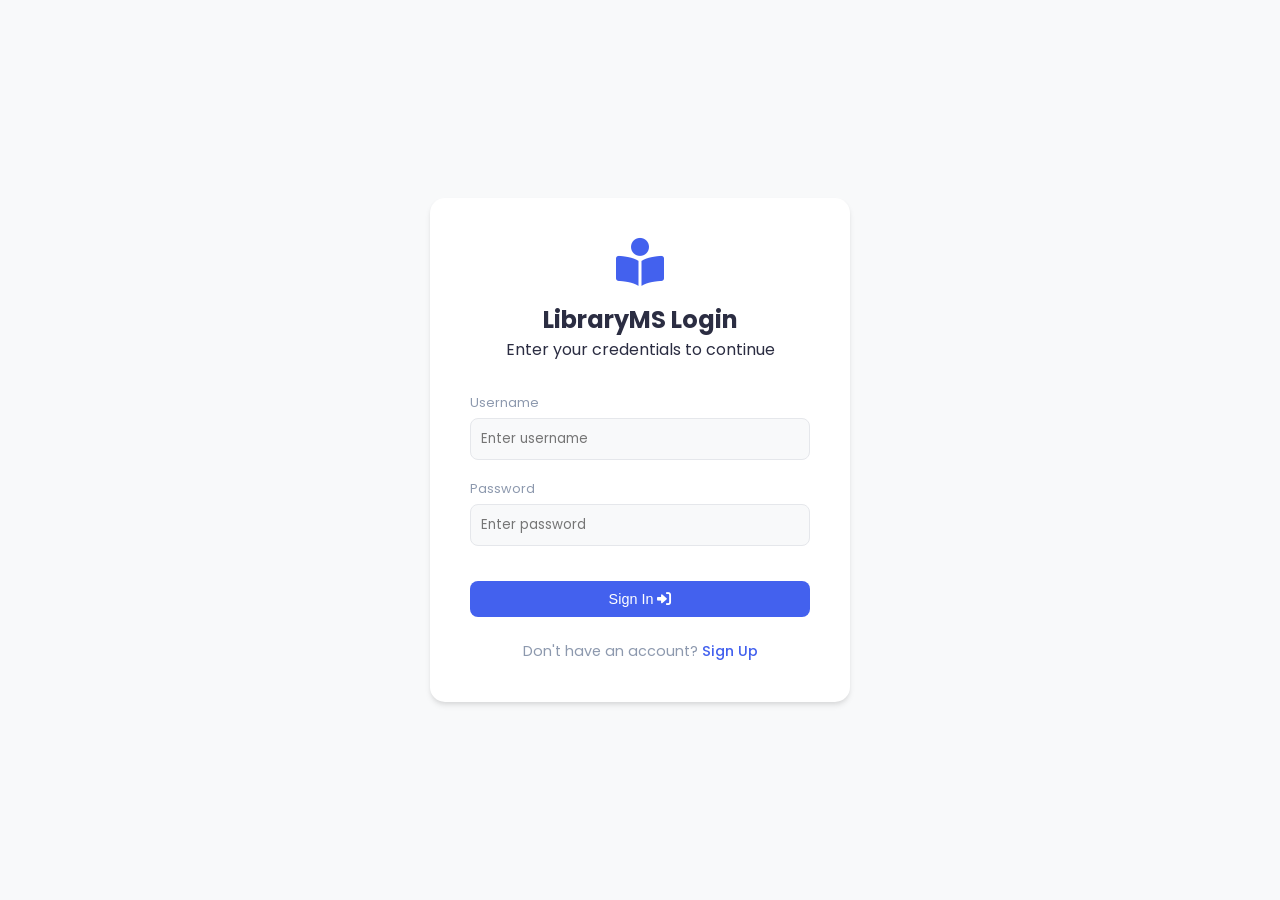
<file: templates/login.html>
<!DOCTYPE html>
<html lang="en">
<head>
    <meta charset="UTF-8">
    <meta name="viewport" content="width=device-width, initial-scale=1.0">
    <title>Login - Library Management System</title>
    <link rel="stylesheet" href="/static/css/style.css">
    <link href="https://fonts.googleapis.com/css2?family=Poppins:wght@300;400;500;600&display=swap" rel="stylesheet">
    <link rel="stylesheet" href="https://cdnjs.cloudflare.com/ajax/libs/font-awesome/6.0.0/css/all.min.css">
    <style>
        .login-container {
            width: 100%;
            height: 100vh;
            display: flex;
            align-items: center;
            justify-content: center;
            background: var(--bg-color);
        }
        .login-card {
            width: 90%;
            max-width: 420px;
            padding: 2.5rem;
            background: var(--card-bg);
            border-radius: 15px;
            box-shadow: var(--shadow);
            margin: 1rem;
        }
        @media (max-width: 480px) {
            .login-card {
                padding: 1.5rem;
            }
            .login-header h1 {
                font-size: 1.25rem;
            }
        }
        .login-header {
            text-align: center;
            margin-bottom: 2rem;
        }
        .login-header i {
            font-size: 3rem;
            color: var(--primary-color);
            margin-bottom: 1rem;
        }
        .login-header h1 {
            font-size: 1.5rem;
            color: var(--text-color);
        }
        .login-error {
            background: #ffe5e5;
            color: #d9534f;
            padding: 0.75rem;
            border-radius: 5px;
            margin-bottom: 1rem;
            font-size: 0.9rem;
            display: none;
            text-align: center;
        }
        .auth-footer {
            margin-top: 1.5rem;
            text-align: center;
            font-size: 0.9rem;
            color: var(--text-muted);
        }
        .auth-footer a {
            color: var(--primary-color);
            text-decoration: none;
            font-weight: 500;
        }
    </style>
</head>
<body data-theme="light">
    <div class="login-container">
        <div class="login-card">
            <div class="login-header">
                <i class="fas fa-book-reader"></i>
                <h1>LibraryMS Login</h1>
                <p>Enter your credentials to continue</p>
            </div>
            
            <div id="login-error" class="login-error"></div>

            <form id="login-form">
                <div class="form-group">
                    <label>Username</label>
                    <input type="text" name="username" placeholder="Enter username" required>
                </div>
                <div class="form-group">
                    <label>Password</label>
                    <input type="password" name="password" placeholder="Enter password" required>
                </div>
                <button type="submit" class="btn btn-primary w-100" style="margin-top: 1rem;">
                    Sign In <i class="fas fa-sign-in-alt"></i>
                </button>
            </form>

            <div class="auth-footer">
                Don't have an account? <a href="/signup/">Sign Up</a>
            </div>
        </div>
    </div>

    <script>
        // Set theme from localStorage
        const savedTheme = localStorage.getItem('theme') || 'light';
        document.body.setAttribute('data-theme', savedTheme);

        document.getElementById('login-form').addEventListener('submit', async (e) => {
            e.preventDefault();
            const formData = new FormData(e.target);
            const data = Object.fromEntries(formData.entries());
            const errorDiv = document.getElementById('login-error');

            try {
                const response = await fetch('/login/', {
                    method: 'POST',
                    headers: {
                        'Content-Type': 'application/json',
                        'X-CSRFToken': getCookie('csrftoken')
                    },
                    body: JSON.stringify(data)
                });

                const result = await response.json();

                if (response.ok) {
                    window.location.href = '/';
                } else {
                    errorDiv.textContent = result.message || 'Login failed';
                    errorDiv.style.display = 'block';
                }
            } catch (err) {
                errorDiv.textContent = 'An error occurred. Please try again.';
                errorDiv.style.display = 'block';
            }
        });

        function getCookie(name) {
            let cookieValue = null;
            if (document.cookie && document.cookie !== '') {
                const cookies = document.cookie.split(';');
                for (let i = 0; i < cookies.length; i++) {
                    const cookie = cookies[i].trim();
                    if (cookie.substring(0, name.length + 1) === (name + '=')) {
                        cookieValue = decodeURIComponent(cookie.substring(name.length + 1));
                        break;
                    }
                }
            }
            return cookieValue;
        }
    </script>
</body>
</html>
</file>
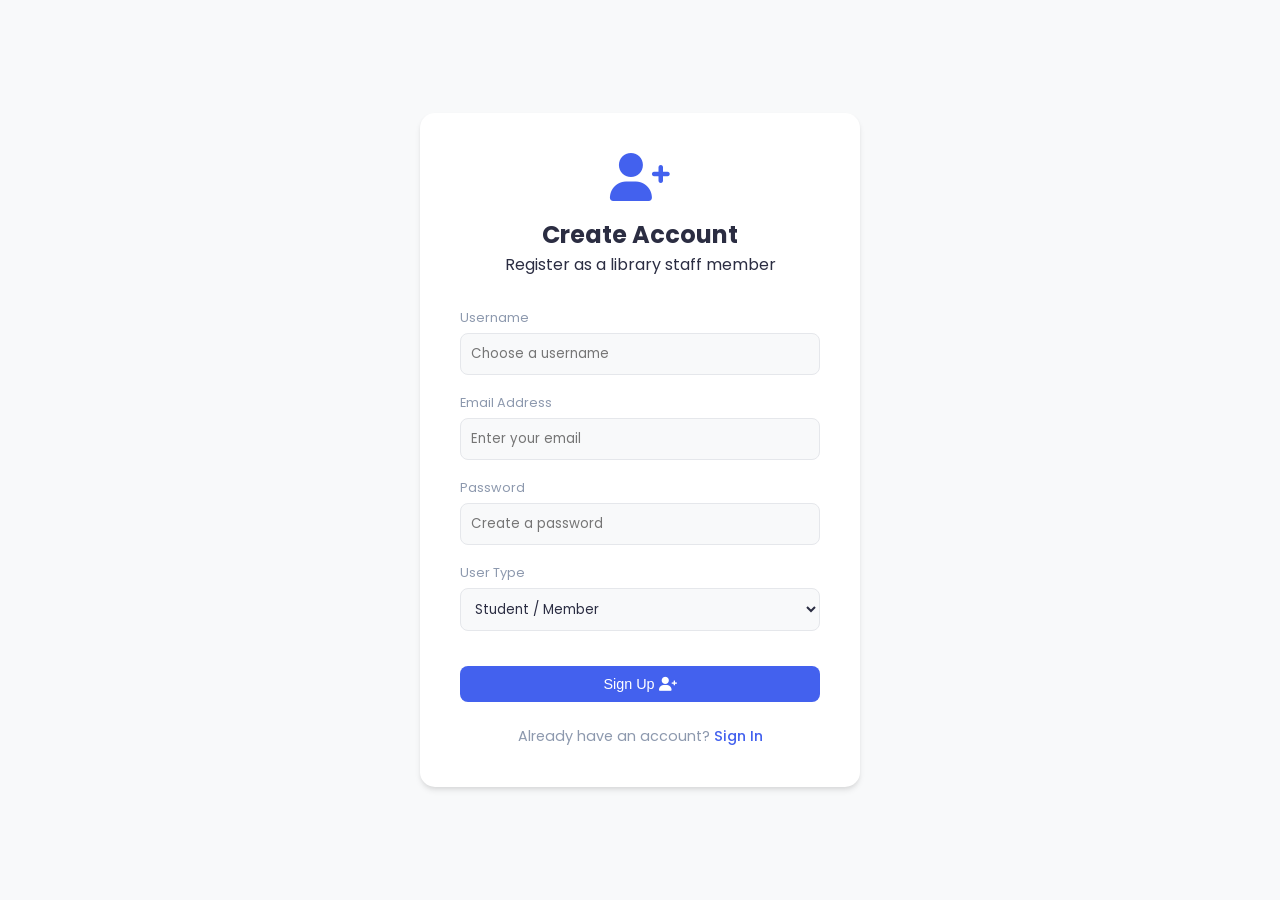
<file: templates/signup.html>
<!DOCTYPE html>
<html lang="en">
<head>
    <meta charset="UTF-8">
    <meta name="viewport" content="width=device-width, initial-scale=1.0">
    <title>Signup - Library Management System</title>
    <link rel="stylesheet" href="/static/css/style.css">
    <link href="https://fonts.googleapis.com/css2?family=Poppins:wght@300;400;500;600&display=swap" rel="stylesheet">
    <link rel="stylesheet" href="https://cdnjs.cloudflare.com/ajax/libs/font-awesome/6.0.0/css/all.min.css">
    <style>
        .login-container {
            width: 100%;
            height: 100vh;
            display: flex;
            align-items: center;
            justify-content: center;
            background: var(--bg-color);
        }
        .login-card {
            width: 90%;
            max-width: 440px;
            padding: 2.5rem;
            background: var(--card-bg);
            border-radius: 15px;
            box-shadow: var(--shadow);
            margin: 1.5rem auto;
        }
        @media (max-width: 480px) {
            .login-card {
                padding: 1.5rem;
            }
            .login-header h1 {
                font-size: 1.3rem;
            }
        }
        .login-header {
            text-align: center;
            margin-bottom: 2rem;
        }
        .login-header i {
            font-size: 3rem;
            color: var(--primary-color);
            margin-bottom: 1rem;
        }
        .login-header h1 {
            font-size: 1.5rem;
            color: var(--text-color);
        }
        .login-error {
            background: #ffe5e5;
            color: #d9534f;
            padding: 0.75rem;
            border-radius: 5px;
            margin-bottom: 1rem;
            font-size: 0.9rem;
            display: none;
            text-align: center;
        }
        .auth-footer {
            margin-top: 1.5rem;
            text-align: center;
            font-size: 0.9rem;
            color: var(--text-muted);
        }
        .auth-footer a {
            color: var(--primary-color);
            text-decoration: none;
            font-weight: 500;
        }
    </style>
</head>
<body data-theme="light">
    <div class="login-container">
        <div class="login-card">
            <div class="login-header">
                <i class="fas fa-user-plus"></i>
                <h1>Create Account</h1>
                <p>Register as a library staff member</p>
            </div>
            
            <div id="signup-error" class="login-error"></div>

            <form id="signup-form">
                <div class="form-group">
                    <label>Username</label>
                    <input type="text" name="username" placeholder="Choose a username" required>
                </div>
                <div class="form-group">
                    <label>Email Address</label>
                    <input type="email" name="email" placeholder="Enter your email" required>
                </div>
                <div class="form-group">
                    <label>Password</label>
                    <input type="password" name="password" placeholder="Create a password" required>
                </div>
                <div class="form-group">
                    <label>User Type</label>
                    <select name="user_type" required>
                        <option value="member">Student / Member</option>
                        <option value="staff">Staff Member</option>
                        <option value="admin">Administrator</option>
                    </select>
                </div>
                <button type="submit" class="btn btn-primary w-100" style="margin-top: 1rem;">
                    Sign Up <i class="fas fa-user-plus"></i>
                </button>
            </form>

            <div class="auth-footer">
                Already have an account? <a href="/login/">Sign In</a>
            </div>
        </div>
    </div>

    <script>
        // Set theme from localStorage
        const savedTheme = localStorage.getItem('theme') || 'light';
        document.body.setAttribute('data-theme', savedTheme);

        document.getElementById('signup-form').addEventListener('submit', async (e) => {
            e.preventDefault();
            const formData = new FormData(e.target);
            const data = Object.fromEntries(formData.entries());
            const errorDiv = document.getElementById('signup-error');

            try {
                const response = await fetch('/signup/', {
                    method: 'POST',
                    headers: {
                        'Content-Type': 'application/json',
                        'X-CSRFToken': getCookie('csrftoken')
                    },
                    body: JSON.stringify(data)
                });

                const result = await response.json();

                if (response.ok) {
                    window.location.href = '/';
                } else {
                    errorDiv.textContent = result.message || 'Signup failed';
                    errorDiv.style.display = 'block';
                }
            } catch (err) {
                errorDiv.textContent = 'An error occurred. Please try again.';
                errorDiv.style.display = 'block';
            }
        });

        function getCookie(name) {
            let cookieValue = null;
            if (document.cookie && document.cookie !== '') {
                const cookies = document.cookie.split(';');
                for (let i = 0; i < cookies.length; i++) {
                    const cookie = cookies[i].trim();
                    if (cookie.substring(0, name.length + 1) === (name + '=')) {
                        cookieValue = decodeURIComponent(cookie.substring(name.length + 1));
                        break;
                    }
                }
            }
            return cookieValue;
        }
    </script>
</body>
</html>
</file>
<file: static/css/style.css>
:root {
    --primary-color: #4361ee;
    --secondary-color: #3f37c9;
    --bg-color: #f8f9fa;
    --sidebar-color: #ffffff;
    --card-bg: #ffffff;
    --text-main: #2b2d42;
    --text-muted: #8d99ae;
    --border-color: #e5e7eb;
    --shadow: 0 4px 6px -1px rgba(0, 0, 0, 0.1), 0 2px 4px -1px rgba(0, 0, 0, 0.06);
    --border-radius: 12px;
}

[data-theme="dark"] {
    --bg-color: #0b0e14;
    --sidebar-color: #151921;
    --card-bg: #1c222d;
    --text-main: #e2e8f0;
    --text-muted: #94a3b8;
    --border-color: #2d3748;
    --shadow: 0 4px 6px -1px rgba(0, 0, 0, 0.5);
}

* { margin: 0; padding: 0; box-sizing: border-box; }

body {
    font-family: 'Poppins', sans-serif;
    background-color: var(--bg-color);
    color: var(--text-main);
    display: flex;
    min-height: 100vh;
    transition: background-color 0.3s, color 0.3s;
}

/* Sidebar */
.sidebar {
    width: 260px;
    background-color: var(--sidebar-color);
    border-right: 1px solid var(--border-color);
    display: flex;
    flex-direction: column;
    padding: 2rem 1.5rem;
    position: fixed;
    height: 100vh;
}

.logo {
    display: flex;
    align-items: center;
    gap: 12px;
    margin-bottom: 3rem;
}

.logo i { font-size: 1.8rem; color: var(--primary-color); }

.logo-text { display: flex; flex-direction: column; }
.logo-text span { font-size: 1.3rem; font-weight: 600; color: var(--primary-color); line-height: 1.2; }
.author-credit { font-size: 0.7rem; color: var(--text-muted); font-weight: 400; }

nav { display: flex; flex-direction: column; gap: 8px; }

.nav-item {
    display: flex;
    align-items: center;
    gap: 12px;
    padding: 12px 16px;
    text-decoration: none;
    color: var(--text-muted);
    border-radius: var(--border-radius);
    transition: all 0.2s;
}

.nav-item:hover, .nav-item.active { background-color: rgba(67, 97, 238, 0.1); color: var(--primary-color); }
.nav-item.active { font-weight: 600; }

/* Content Area */
.content { margin-left: 260px; flex: 1; padding: 2rem; }

header {
    display: flex;
    justify-content: space-between;
    align-items: center;
    margin-bottom: 2rem;
}

.btn-icon {
    width: 40px;
    height: 40px;
    border-radius: 50%;
    display: flex;
    align-items: center;
    justify-content: center;
    background: var(--card-bg);
    border: 1px solid var(--border-color);
    color: var(--text-main);
    cursor: pointer;
    box-shadow: var(--shadow);
}

.user-profile {
    display: flex;
    align-items: center;
    gap: 15px;
}

.user-info {
    display: flex;
    flex-direction: column;
    text-align: right;
}

.username {
    font-weight: 600;
    color: var(--text-main);
    font-size: 0.95rem;
}

.role {
    font-size: 0.75rem;
    color: var(--text-muted);
}

.user-profile img { width: 40px; height: 40px; border-radius: 50%; border: 2px solid var(--primary-color); }

.logout-link {
    margin-top: auto !important;
    border-top: 1px solid var(--border-color);
    padding-top: 15px !important;
}

/* Stats & Cards */
.stats-grid {
    display: grid;
    grid-template-columns: repeat(auto-fit, minmax(200px, 1fr));
    gap: 1.5rem;
    margin-bottom: 2rem;
}

.stat-card {
    background: var(--card-bg);
    padding: 1.5rem;
    border-radius: var(--border-radius);
    display: flex;
    align-items: center;
    gap: 15px;
    box-shadow: var(--shadow);
}

.stat-icon {
    width: 50px;
    height: 50px;
    border-radius: 10px;
    display: flex;
    align-items: center;
    justify-content: center;
    font-size: 1.2rem;
}

.stat-icon.books { background: rgba(67, 97, 238, 0.15); color: #4361ee; }
.stat-icon.members { background: rgba(16, 185, 129, 0.15); color: #10b981; }
.stat-icon.issues { background: rgba(249, 115, 22, 0.15); color: #f97316; }
.stat-icon.rating { background: rgba(239, 68, 68, 0.15); color: #ef4444; }

.card {
    background: var(--card-bg);
    padding: 1.5rem;
    border-radius: var(--border-radius);
    box-shadow: var(--shadow);
    border: 1px solid var(--border-color);
}

.section-header { display: flex; justify-content: space-between; align-items: center; margin-bottom: 1.5rem; }
.page-title { font-size: 1.5rem; font-weight: 600; }

/* Tables */
table { width: 100%; border-collapse: collapse; }
th { text-align: left; padding: 12px; color: var(--text-muted); font-size: 0.8rem; text-transform: uppercase; border-bottom: 1px solid var(--border-color); }
td { padding: 14px 12px; font-size: 0.9rem; border-bottom: 1px solid var(--border-color); }

.status-badge { padding: 4px 10px; border-radius: 20px; font-size: 0.75rem; font-weight: 500; }
.status-paid { background: rgba(16, 185, 129, 0.15); color: #10b981; }
.status-pending { background: rgba(239, 68, 68, 0.15); color: #ef4444; }

/* Modals */
.modal {
    display: none;
    position: fixed;
    z-index: 1000;
    left: 0; top: 0; width: 100%; height: 100%;
    background: rgba(0,0,0,0.6);
    backdrop-filter: blur(4px);
}

.modal-content {
    background: var(--card-bg);
    margin: 8% auto;
    padding: 2rem;
    border-radius: var(--border-radius);
    width: 450px;
    box-shadow: 0 20px 25px -5px rgba(0, 0, 0, 0.3);
}

.modal-header { display: flex; justify-content: space-between; align-items: center; margin-bottom: 1.5rem; }
.close { cursor: pointer; font-size: 1.2rem; color: var(--text-muted); }

.form-group { margin-bottom: 1.2rem; }
.form-group label { display: block; font-size: 0.8rem; margin-bottom: 6px; color: var(--text-muted); }
.form-group input, .form-group select {
    width: 100%; padding: 10px; border: 1px solid var(--border-color); border-radius: 8px;
    background: var(--bg-color); color: var(--text-main); outline: none; font-family: inherit;
}

.btn { padding: 10px 20px; border-radius: 8px; cursor: pointer; font-size: 0.9rem; transition: 0.2s; border: none; }
.btn-primary { background: var(--primary-color); color: white; }
.btn-outline { background: transparent; border: 1px solid var(--primary-color); color: var(--primary-color); }
.btn-danger { background: #ef4444; color: white; }
.btn-sm { padding: 5px 12px; font-size: 0.75rem; }
.w-100 { width: 100%; }

/* Details Grid */
.details-grid { display: grid; grid-template-columns: 1fr 1fr; gap: 1.5rem; padding: 1rem 0; }
.detail-item { display: flex; flex-direction: column; gap: 4px; }
.detail-label { font-size: 0.7rem; color: var(--text-muted); text-transform: uppercase; font-weight: 600; }
.detail-value { font-size: 0.9rem; font-weight: 500; }

.page-section { display: none; }
.page-section.active { display: block; }

/* Footer Styling */
.main-footer {
    margin-top: 4rem;
    padding-top: 2rem;
    border-top: 1px solid var(--border-color);
    text-align: center;
}

.footer-content {
    max-width: 800px;
    margin: 0 auto;
}

.powered-by {
    font-size: 0.9rem;
    color: var(--text-muted);
    margin-bottom: 1rem;
}

.powered-by strong {
    color: var(--primary-color);
    font-weight: 600;
}

.team-list {
    list-style: none;
    display: flex;
    flex-wrap: wrap;
    justify-content: center;
    gap: 1rem 2rem;
    padding: 0;
}

.team-list li {
    font-size: 0.8rem;
    color: var(--text-muted);
    position: relative;
}

.team-list li:not(:last-child)::after {
    content: "|";
    position: absolute;
    right: -1.1rem;
    opacity: 0.3;
}
</file>
